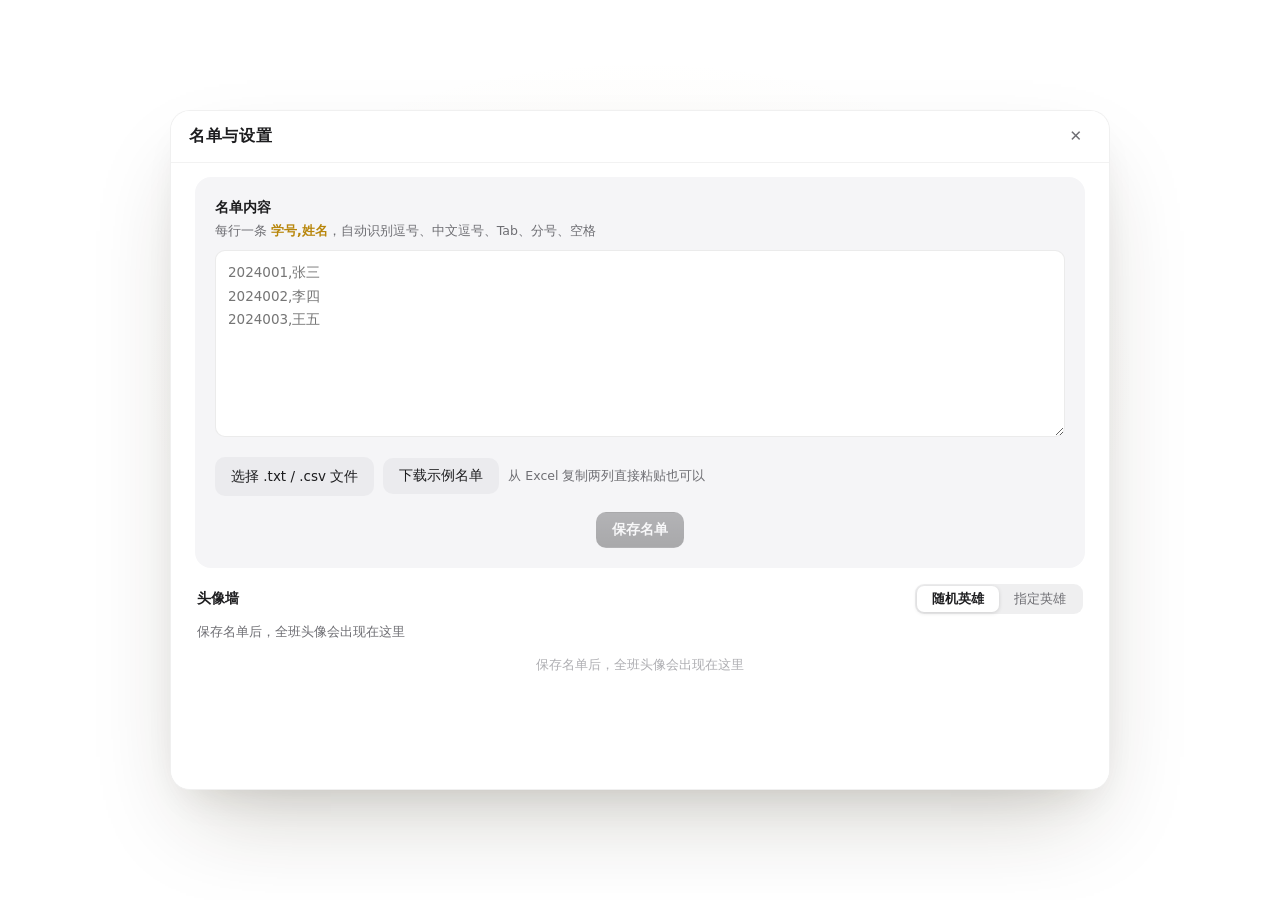
<file: index.html>
<!DOCTYPE html>
<html lang="zh-CN">
<head>
<meta charset="UTF-8">
<meta name="viewport" content="width=device-width, initial-scale=1">
<title>点名器 · 班级随机点名</title>
<meta name="description" content="纯前端班级随机点名网页：粘贴名单，单人开箱式滚动抽取，多人老虎机滚轮抽取。">
<link rel="icon" href="data:image/svg+xml,<svg xmlns='http://www.w3.org/2000/svg' viewBox='0 0 100 100'><text y='.9em' font-size='90'>🎯</text></svg>">
<link rel="stylesheet" href="css/style.css">
<link rel="stylesheet" href="css/roller-strip.css">
<link rel="stylesheet" href="css/roller-slots.css">
<link rel="stylesheet" href="css/mood.css">
</head>
<body>

<div class="app-window">

  <!-- ============ 主界面：抽号 ============ -->
  <section id="page-roll" class="page page-roll">
    <header class="topbar">
      <div class="topbar-side">
        <span class="logo gold-text">点名器</span>
        <span id="roster-summary" class="summary"></span>
      </div>
      <div class="topbar-side">
        <button type="button" id="btn-history" class="btn small">历史记录</button>
        <button type="button" id="btn-setup" class="btn small">名单与设置</button>
      </div>
    </header>

    <div class="controls">
      <div class="seg" id="mode-seg" role="group" aria-label="抽取模式">
        <button type="button" data-mode="single" class="on">单人</button>
        <button type="button" data-mode="multi">多人</button>
      </div>
      <label class="select-label" id="count-label" hidden>每次
        <select id="opt-count">
          <option value="2">2</option><option value="3">3</option>
          <option value="4">4</option><option value="5">5</option>
        </select>人
      </label>
      <label class="switch" title="开启后，点过的同学不再被抽中">
        <input type="checkbox" id="opt-norepeat">
        <span class="switch-ui"></span>不重复
      </label>
      <label class="switch" title="开关抽取音效">
        <input type="checkbox" id="opt-sound" checked>
        <span class="switch-ui"></span>音效
      </label>
      <button type="button" id="btn-reset" class="btn small">重置本轮</button>
    </div>

    <main class="roller-wrap">
      <div id="roller" class="roller" data-height="236"></div>
      <button type="button" id="btn-collapse" class="panel-close" hidden title="收起抽取面板">收起</button>
      <div id="roller-empty" class="roller-empty" hidden>
        <p>还没有名单，先去导入同学吧</p>
        <button type="button" id="btn-empty-import" class="btn small">去导入名单</button>
      </div>
      <div id="tray" class="tray"></div>
    </main>

    <footer class="dock">
      <button type="button" id="btn-roll" class="btn primary xl">开始点名</button>
    </footer>
  </section>

  <!-- ============ 名单与设置（覆盖整窗） ============ -->
  <section id="page-setup" class="page-setup" hidden>
    <header class="setup-head">
      <h2>名单与设置</h2>
      <button type="button" id="btn-setup-close" class="icon-btn" aria-label="关闭名单与设置">✕</button>
    </header>
    <div class="setup-body">
      <section class="setup-import panel">
        <div class="field">
          <label class="field-label" for="roster-text">
            名单内容
            <span class="field-hint">每行一条 <b>学号,姓名</b>，自动识别逗号、中文逗号、Tab、分号、空格</span>
          </label>
          <textarea id="roster-text" rows="7" spellcheck="false"
            placeholder="2024001,张三&#10;2024002,李四&#10;2024003,王五"></textarea>
        </div>
        <div class="btn-row">
          <label class="btn">
            选择 .txt / .csv 文件
            <input type="file" id="roster-file" accept=".txt,.csv,text/plain,text/csv" hidden>
          </label>
          <button type="button" id="btn-example" class="btn">下载示例名单</button>
          <span class="hint">从 Excel 复制两列直接粘贴也可以</span>
        </div>
        <div id="preview" class="preview" hidden>
          <p class="preview-head">
            <span id="preview-count" class="ok"></span>
            <span id="preview-errors" class="bad"></span>
          </p>
          <ul id="preview-list" class="chips"></ul>
        </div>
        <div class="btn-row center">
          <button type="button" id="btn-import" class="btn primary" disabled>保存名单</button>
        </div>
      </section>

      <section class="setup-wall">
        <div class="setup-wall-head">
          <h3>头像墙</h3>
          <div class="wall-head-right">
            <div class="seg" id="avatar-mode-seg" role="group" aria-label="头像模式">
              <button type="button" data-amode="random" class="on">随机英雄</button>
              <button type="button" data-amode="fixed">指定英雄</button>
            </div>
            <button type="button" id="btn-reshuffle" class="btn small" hidden>重新随机分配</button>
          </div>
        </div>
        <p id="wall-summary" class="wall-hint"></p>
        <div id="wall" class="wall"></div>
        <p id="wall-empty" class="wall-empty" hidden>保存名单后，全班头像会出现在这里</p>
      </section>
    </div>
  </section>

  <!-- ============ 历史记录抽屉（窗口内） ============ -->
  <div id="drawer-mask" class="drawer-mask" hidden></div>
  <aside id="history-panel" class="drawer" hidden>
    <header class="drawer-head">
      <h2>点名历史</h2>
      <button type="button" id="btn-history-clear" class="btn small">清空</button>
      <button type="button" id="btn-history-close" class="icon-btn" aria-label="关闭历史记录">✕</button>
    </header>
    <ul id="history-list" class="history-list"></ul>
    <p id="history-empty" class="drawer-empty">还没有记录，点一次名试试</p>
  </aside>

  <!-- ============ 确认对话框（窗口内） ============ -->
  <div id="modal" class="modal" hidden>
    <div class="modal-box" role="dialog" aria-modal="true" aria-labelledby="modal-title">
      <h3 id="modal-title"></h3>
      <p id="modal-body"></p>
      <div class="modal-btns">
        <button type="button" id="modal-cancel" class="btn">取消</button>
        <button type="button" id="modal-ok" class="btn primary">确定</button>
      </div>
    </div>
  </div>

  <!-- ============ 英雄选择器（指定模式：点击头像墙中的同学更换） ============ -->
  <div id="hero-picker" class="hero-picker" hidden>
    <header class="hero-picker-head">
      <h2 id="hero-picker-title">选择英雄</h2>
      <label class="btn small">
        上传自定义头像
        <input type="file" id="hero-upload" accept="image/*" hidden>
      </label>
      <button type="button" id="hero-picker-close" class="icon-btn" aria-label="关闭选择器">✕</button>
    </header>
    <p class="hero-picker-hint">点击下方任意英雄设为该同学的专属头像；也可以上传本地图片（自动裁剪压缩为 256×256）</p>
    <div id="hero-grid" class="hero-grid"></div>
  </div>

  <div id="toast" class="toast" role="status"></div>

</div><!-- /app-window -->

<!-- 全屏金色准线（单人抽取时贯穿屏幕上下，随面板展开生长） -->
<div id="screen-line" class="screen-line" hidden></div>

<canvas id="confetti" hidden></canvas>

<script src="js/avatars.js"></script>
<script src="js/roster.js"></script>
<script src="js/audio.js"></script>
<script src="js/wall.js"></script>
<script src="js/roller-strip.js"></script>
<script src="js/roller-slots.js"></script>
<script src="js/mood.js"></script>
<script src="js/history.js"></script>
<script src="js/app.js"></script>
</body>
</html>
</file>
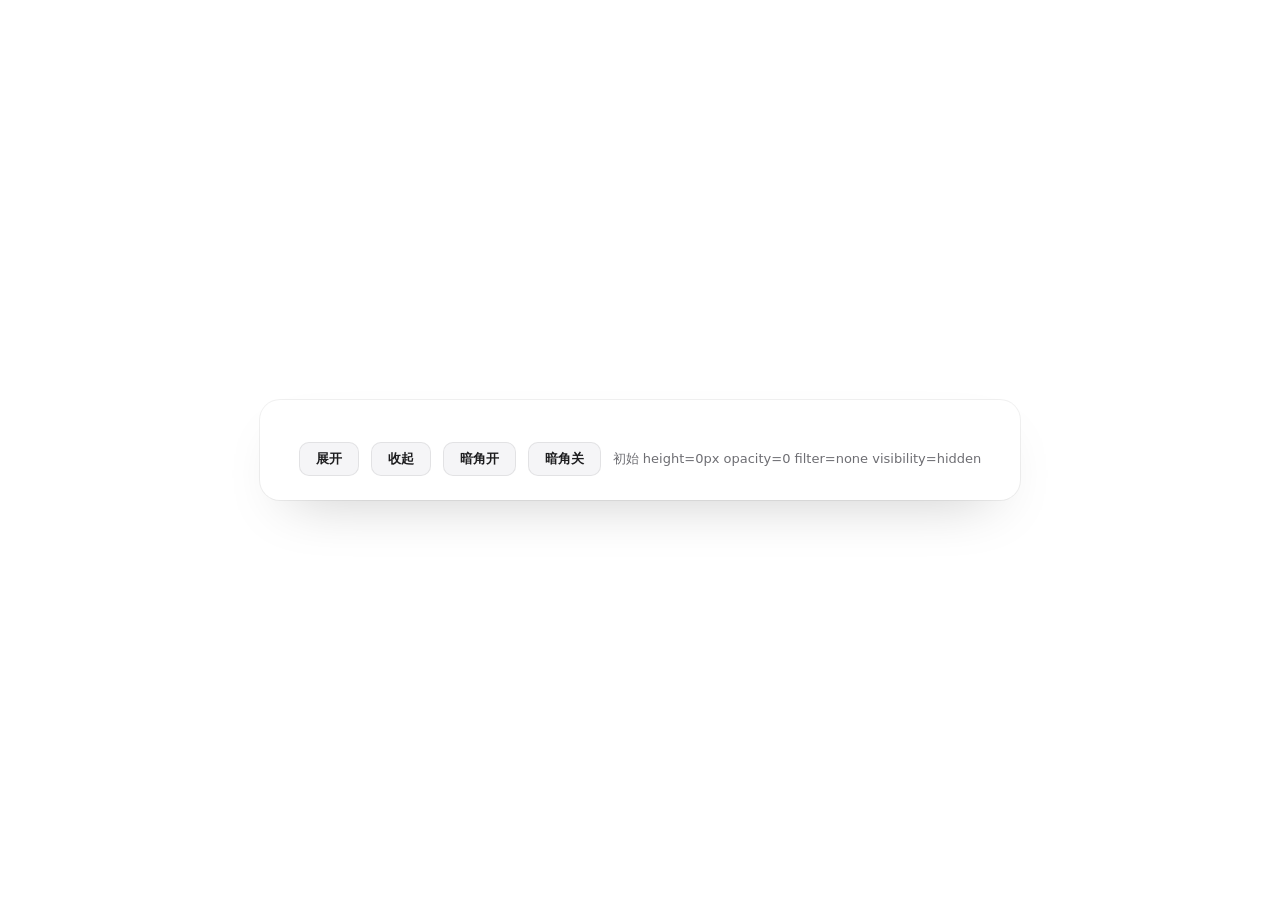
<file: tools/dev/mood-harness.html>
<!doctype html>
<html lang="zh-CN">
<head>
<meta charset="utf-8" />
<meta name="viewport" content="width=device-width, initial-scale=1" />
<title>Mood 自测页（开合动画 + 暗角氛围）</title>
<link rel="stylesheet" href="../../css/mood.css" />
<style>
  body {
    margin: 0;
    min-height: 100vh;
    display: flex;
    flex-direction: column;
    align-items: center;
    justify-content: center;
    gap: 20px;
    background: #fff;
    color: #1d1d1f;
    font-family: -apple-system, BlinkMacSystemFont, "SF Pro Text", "PingFang SC",
      "HarmonyOS Sans SC", "Microsoft YaHei", "Segoe UI", system-ui, sans-serif;
  }
  /* 模拟主程序的白色悬浮小窗：圆角 20px、柔和投影，同时是暗角的 host
     （position:relative；暗角 z-index:40、pointer-events:none，见 css/mood.css） */
  .app-window {
    width: 760px;
    box-sizing: border-box;
    padding: 24px;
    display: flex;
    flex-direction: column;
    align-items: center;
    gap: 18px;
    background: #fff;
    border-radius: 20px;
    box-shadow: 0 24px 60px -30px rgba(0, 0, 0, 0.28), 0 0 0 1px rgba(0, 0, 0, 0.06);
    position: relative;   /* 暗角 host：必须非 static */
    overflow: hidden;     /* 让暗角跟随圆角裁剪（.mood-vignette 已 inherit 圆角） */
  }
  /* 660×230 的模拟抽取面板容器：浅灰底以便看清开合。
     容器自身不带 padding（收起态 height:0 才干净），内容放进 .sim-inner */
  .sim-panel { width: 660px; border-radius: 12px; }
  .sim-inner {
    height: 230px;
    box-sizing: border-box;
    display: flex;
    flex-direction: column;
    align-items: center;
    justify-content: center;
    gap: 16px;
    background: #ececef;
    border-radius: 12px;
  }
  .sim-slots { display: flex; gap: 14px; }
  .sim-slot {
    width: 64px;
    height: 64px;
    border-radius: 14px;
    background: #fff;
    box-shadow: inset 0 0 0 1px rgba(0, 0, 0, 0.06);
  }
  .sim-line { width: 420px; height: 3px; border-radius: 2px; background: #d9a441; }
  .sim-tip { margin: 0; font-size: 12px; color: #86868b; }
  .bar { display: flex; align-items: center; gap: 12px; font-size: 13px; color: #6e6e73; }
  .bar button {
    appearance: none;
    border: 1px solid rgba(0, 0, 0, 0.08);
    background: #f5f5f7;
    color: #1d1d1f;
    border-radius: 10px;
    padding: 7px 16px;
    font-size: 13px;
    font-weight: 600;
    cursor: pointer;
  }
  .bar button:active { transform: scale(0.97); }
  #status { min-width: 320px; text-align: left; }
</style>
</head>
<body>

  <!-- 模拟小窗：暗角 host -->
  <div id="app-window" class="app-window">
    <!-- 模拟抽取面板容器：预置 .mood-panel 初始收起态 -->
    <div id="panel" class="mood-panel sim-panel" aria-label="模拟抽取面板">
      <div class="sim-inner">
        <div class="sim-slots"><span class="sim-slot"></span><span class="sim-slot"></span><span class="sim-slot"></span></div>
        <div class="sim-line"></div>
        <p class="sim-tip">模拟抽取面板（660×230，展开 / 收起由 Mood 驱动）</p>
      </div>
    </div>
    <div class="bar">
      <button id="btn-open" type="button">展开</button>
      <button id="btn-close" type="button">收起</button>
      <button id="btn-vg-on" type="button">暗角开</button>
      <button id="btn-vg-off" type="button">暗角关</button>
      <span id="status">就绪</span>
    </div>
  </div>

  <script src="../../js/mood.js"></script>
  <script>
  (function () {
    'use strict';

    var panel = document.getElementById('panel');
    var host = document.getElementById('app-window');
    var statusEl = document.getElementById('status');

    /* 每次动作 console.log 当前关键状态（computed style 快照） */
    function log(msg) {
      console.log('[mood] ' + msg);
      statusEl.textContent = msg;
    }

    function snap(el) {
      var cs = getComputedStyle(el);
      return 'height=' + cs.height + ' opacity=' + cs.opacity +
        ' filter=' + cs.filter + ' visibility=' + cs.visibility;
    }

    var H = window.__harness = {
      panel: panel,
      host: host,
      openDone: false,
      closeDone: false,
      vOnDone: false,
      vOffDone: false
    };

    H.open = function () {
      H.openDone = false;
      log('openPanel(230) 开始 ' + snap(panel));
      return window.Mood.openPanel(panel, 230).then(function () {
        H.openDone = true;
        log('openPanel(230) 完成 ' + snap(panel));
      });
    };

    H.close = function () {
      H.closeDone = false;
      log('closePanel 开始 ' + snap(panel));
      return window.Mood.closePanel(panel).then(function () {
        H.closeDone = true;
        log('closePanel 完成 ' + snap(panel));
      });
    };

    H.vOn = function () {
      H.vOnDone = false;
      log('vignetteOn 开始');
      return window.Mood.vignetteOn(host).then(function () {
        H.vOnDone = true;
        var vg = document.querySelector('.mood-vignette');
        log('vignetteOn 完成 ' + (vg ? 'opacity=' + getComputedStyle(vg).opacity : '（无覆盖层）'));
      });
    };

    H.vOff = function () {
      H.vOffDone = false;
      log('vignetteOff 开始');
      return window.Mood.vignetteOff(host).then(function () {
        H.vOffDone = true;
        log('vignetteOff 完成 ' + (document.querySelector('.mood-vignette') ? '（仍存在）' : '（DOM 已移除）'));
      });
    };

    document.getElementById('btn-open').addEventListener('click', H.open);
    document.getElementById('btn-close').addEventListener('click', H.close);
    document.getElementById('btn-vg-on').addEventListener('click', H.vOn);
    document.getElementById('btn-vg-off').addEventListener('click', H.vOff);

    log('初始 ' + snap(panel));
  })();
  </script>
</body>
</html>
</file>
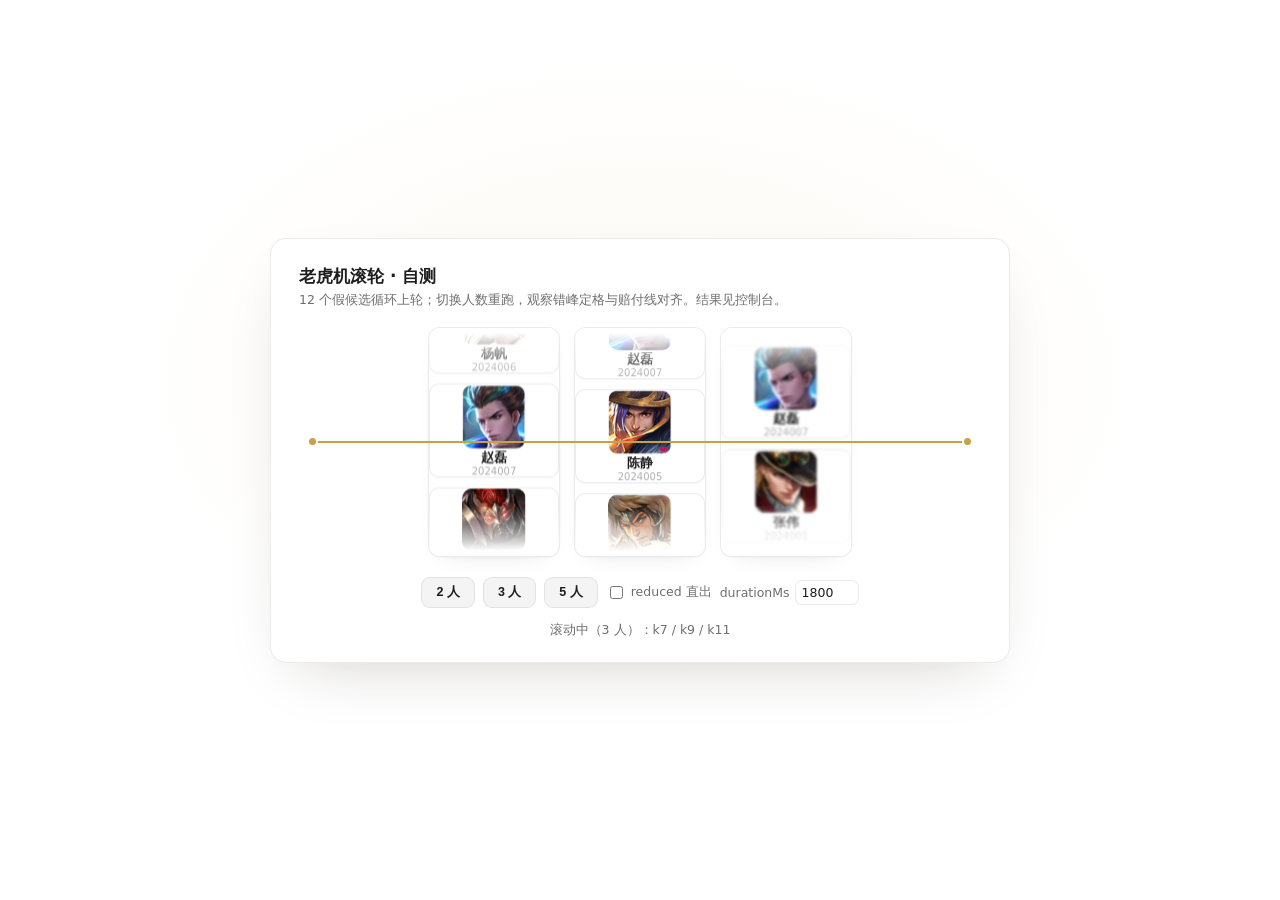
<file: tools/dev/slots-harness.html>
<!DOCTYPE html>
<html lang="zh-CN">
<head>
<meta charset="UTF-8">
<meta name="viewport" content="width=device-width, initial-scale=1">
<title>SlotRoller 自测 · 老虎机滚轮</title>
<!-- 组件样式与本页引用的组件脚本均使用相对路径，双击 file:// 直接可跑 -->
<link rel="stylesheet" href="../../css/roller-slots.css">
<style>
  /* 仅自测页使用的页面样式（组件样式全部在 roller-slots.css） */
  * { box-sizing: border-box; }
  body {
    margin: 0;
    min-height: 100vh;
    display: flex;
    align-items: center;
    justify-content: center;
    background-color: #fff;
    background-image: radial-gradient(720px 460px at 50% 42%, rgba(213, 168, 68, 0.08), transparent 70%);
    color: #1d1d1f;
    font-family: -apple-system, BlinkMacSystemFont, "SF Pro Text", "PingFang SC",
      "HarmonyOS Sans SC", "Microsoft YaHei", "Segoe UI", system-ui, sans-serif;
    font-size: 14px;
    -webkit-font-smoothing: antialiased;
  }
  .panel {
    width: 740px;
    padding: 26px 28px 22px;
    background: #fff;
    border: 1px solid rgba(0, 0, 0, 0.08);
    border-radius: 16px;
    box-shadow: 0 24px 60px -30px rgba(40, 32, 10, 0.25);
  }
  h1 { margin: 0 0 4px; font-size: 17px; }
  .desc { margin: 0 0 18px; color: #6e6e73; font-size: 12.5px; }

  /* 组件容器：典型调用尺寸 660×230 */
  .slot-box {
    position: relative;
    width: 660px;
    height: 230px;
    margin: 0 auto;
  }
  .ops {
    display: flex;
    align-items: center;
    gap: 8px;
    margin-top: 20px;
    justify-content: center;
    flex-wrap: wrap;
  }
  .ops button {
    appearance: none;
    border: 1px solid rgba(0, 0, 0, 0.08);
    background: rgba(120, 120, 128, 0.08);
    color: #1d1d1f;
    border-radius: 9px;
    padding: 6px 14px;
    font-size: 12.5px;
    font-weight: 600;
    cursor: pointer;
  }
  .ops button:hover { background: rgba(120, 120, 128, 0.14); }
  .ops label {
    display: inline-flex;
    align-items: center;
    gap: 5px;
    color: #6e6e73;
    font-size: 12.5px;
  }
  .ops input[type="number"] {
    width: 64px;
    border: 1px solid rgba(0, 0, 0, 0.08);
    border-radius: 7px;
    padding: 4px 6px;
    font: inherit;
    color: #1d1d1f;
  }
  #status {
    margin: 14px 0 0;
    text-align: center;
    color: #6e6e73;
    font-size: 12.5px;
    min-height: 18px;
  }
</style>
</head>
<body>

<main class="panel">
  <h1>老虎机滚轮 · 自测</h1>
  <p class="desc">12 个假候选循环上轮；切换人数重跑，观察错峰定格与赔付线对齐。结果见控制台。</p>

  <div id="slot" class="slot-box"></div>

  <div class="ops">
    <button type="button" data-n="2">2 人</button>
    <button type="button" data-n="3">3 人</button>
    <button type="button" data-n="5">5 人</button>
    <label><input type="checkbox" id="opt-reduced"> reduced 直出</label>
    <label>durationMs <input type="number" id="opt-dur" value="1800" min="300" step="100"></label>
  </div>

  <p id="status">正在首跑…</p>
</main>

<script src="../../js/roller-slots.js"></script>
<script>
(function () {
  'use strict';

  /* 12 个假候选：头像走仓库自带素材，数据不写进组件 */
  var NAMES = ['张伟', '李娜', '王芳', '刘洋', '陈静', '杨帆', '赵磊', '黄敏', '周杰', '吴倩', '徐强', '孙丽'];
  var ITEMS = [];
  for (var i = 1; i <= 12; i++) {
    ITEMS.push({
      key: 'k' + i,
      name: NAMES[i - 1],
      id: '2024' + ('00' + i).slice(-3),
      avatar: '../../assets/avatars/hero_' + ('00' + i).slice(-3) + '.png'
    });
  }

  var statusEl = document.getElementById('status');
  var roller = new SlotRoller(document.getElementById('slot'));
  window.__roller = roller; /* 供自动化脚本检查内部状态 */

  function shuffle(arr) {
    for (var i = arr.length - 1; i > 0; i--) {
      var j = Math.floor(Math.random() * (i + 1));
      var t = arr[i]; arr[i] = arr[j]; arr[j] = t;
    }
    return arr;
  }

  function pickWinners(n) {
    return shuffle(ITEMS.slice()).slice(0, n).map(function (s) { return s.key; });
  }

  var running = false;
  function run(n) {
    if (running) return;
    running = true;
    var winners = pickWinners(n);
    var reduced = document.getElementById('opt-reduced').checked;
    var durationMs = Number(document.getElementById('opt-dur').value) || 1800;
    statusEl.textContent = '滚动中（' + n + ' 人' + (reduced ? ' · reduced' : '') + '）：' + winners.join(' / ');
    var t0 = performance.now();

    roller.roll({
      items: ITEMS,
      winners: winners,
      reduced: reduced,
      durationMs: durationMs,
      onTick: function (reelIndex) {
        /* 高频回调：真实接入点可在此打点音效 */
      },
      onLand: function (item, index) {
        console.log('land #' + index, item.key, Math.round(performance.now() - t0) + 'ms');
      }
    }).then(function () {
      running = false;
      var ms = Math.round(performance.now() - t0);
      console.log('HARNESS OK', winners);
      window.__HARNESS = { ok: true, winners: winners, ms: ms };
      statusEl.textContent = '完成：' + winners.join(' / ') + '（' + ms + 'ms）';
    });
  }

  var btns = document.querySelectorAll('[data-n]');
  for (var b = 0; b < btns.length; b++) {
    (function (btn) {
      btn.addEventListener('click', function () {
        run(Number(btn.getAttribute('data-n')));
      });
    })(btns[b]);
  }

  run(3); /* 默认 3 人自动跑一次 */
})();
</script>
</body>
</html>
</file>
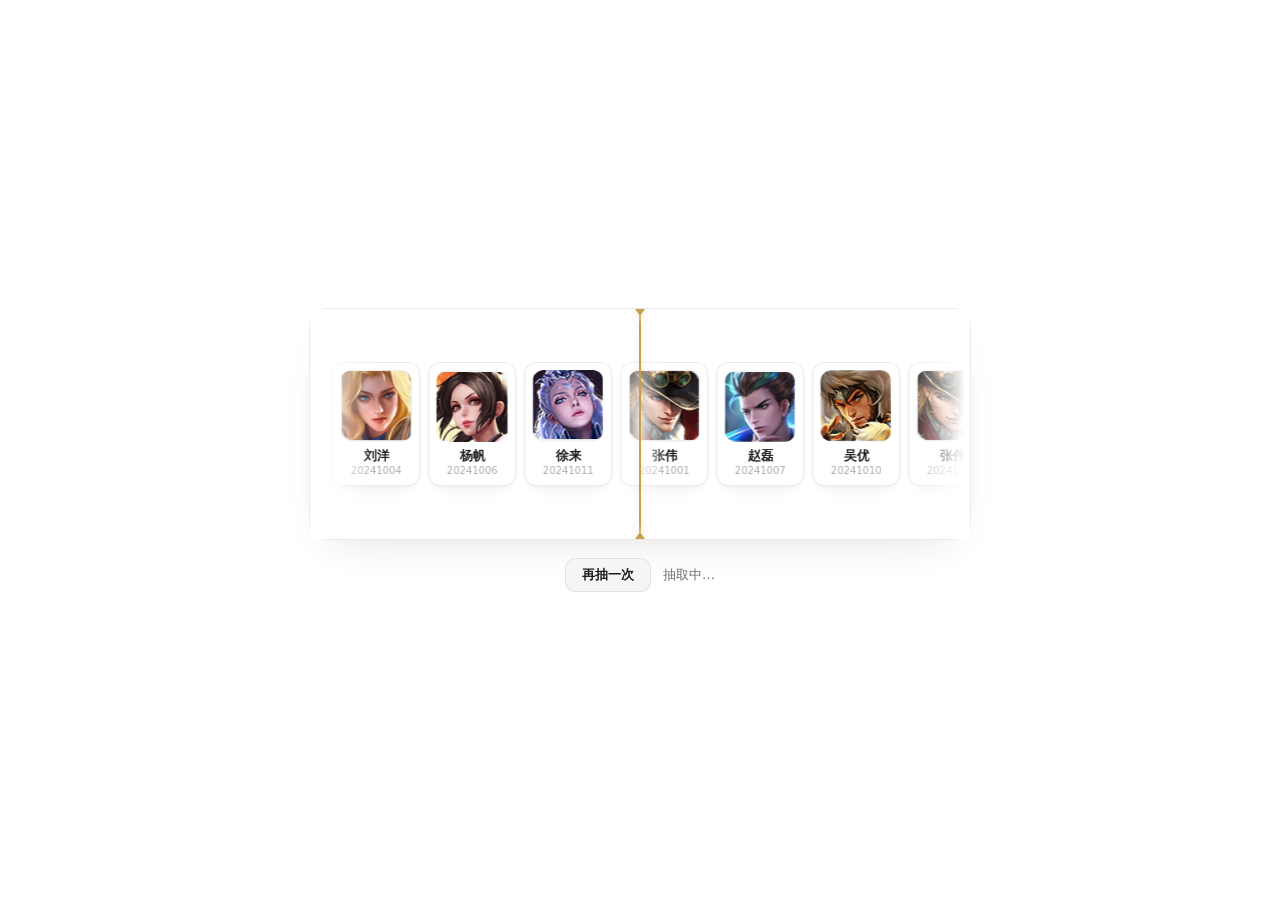
<file: tools/dev/strip-harness.html>
<!doctype html>
<html lang="zh-CN">
<head>
<meta charset="utf-8" />
<meta name="viewport" content="width=device-width, initial-scale=1" />
<title>StripRoller 自测页（CS:GO 开箱式纸带）</title>
<link rel="stylesheet" href="../../css/roller-strip.css" />
<style>
  body {
    margin: 0;
    min-height: 100vh;
    display: flex;
    flex-direction: column;
    align-items: center;
    justify-content: center;
    gap: 18px;
    background: #fff;
    color: #1d1d1f;
    font-family: -apple-system, BlinkMacSystemFont, "SF Pro Text", "PingFang SC",
      "HarmonyOS Sans SC", "Microsoft YaHei", "Segoe UI", system-ui, sans-serif;
  }
  /* 660×230 的调用方容器：白卡片 + 发丝边框，贴近主程序里的真实容器 */
  .strip-box {
    width: 660px;
    height: 230px;
    border: 1px solid rgba(0, 0, 0, 0.08);
    border-radius: 16px;
    box-shadow: 0 18px 40px -24px rgba(40, 32, 10, 0.18);
  }
  .bar { display: flex; align-items: center; gap: 12px; font-size: 13px; color: #6e6e73; }
  .bar button {
    appearance: none;
    border: 1px solid rgba(0, 0, 0, 0.08);
    background: #f5f5f7;
    color: #1d1d1f;
    border-radius: 10px;
    padding: 7px 16px;
    font-size: 13px;
    font-weight: 600;
    cursor: pointer;
  }
  .bar button:active { transform: scale(0.97); }
</style>
</head>
<body>

  <div id="strip-box" class="strip-box" aria-label="点名纸带"></div>
  <div class="bar">
    <button id="reroll" type="button">再抽一次</button>
    <span id="result">准备就绪</span>
  </div>

  <script src="../../js/roller-strip.js"></script>
  <script>
  (function () {
    'use strict';

    var box = document.getElementById('strip-box');
    var resultEl = document.getElementById('result');
    var roller = new StripRoller(box);

    /* 12 个假候选，头像用仓库里真实存在的英雄头像 */
    var NAMES = ['张伟', '王芳', '李娜', '刘洋', '陈静', '杨帆',
                 '赵磊', '黄鹂', '周杰', '吴优', '徐来', '孙悦'];
    var items = [];
    for (var i = 0; i < 12; i++) {
      var n = String(i + 1);
      items.push({
        key: 'stu-' + n,
        name: NAMES[i],
        id: '2024' + (1001 + i),
        avatar: '../../assets/avatars/hero_' + (i < 9 ? '00' : '0') + n + '.png'
      });
    }

    var runs = 0;

    function run() {
      runs++;
      var winner = items[Math.floor(Math.random() * items.length)];
      resultEl.textContent = '抽取中…';
      roller.roll({
        items: items,
        winners: [winner.key],
        reduced: false,
        onTick: function () { /* 高频回调：调用方自行节流，harness 留空 */ },
        onLand: function (item) { resultEl.textContent = '定格：' + item.name; }
      }).then(function (item) {
        resultEl.textContent = '中奖：' + item.name + '（' + item.id + '）';
        if (window.console) console.log('HARNESS OK', item.key, '第' + runs + '次');
        window.__harnessDone = true;
        window.__harnessKey = item.key;
      });
    }

    document.getElementById('reroll').addEventListener('click', function () {
      window.__harnessDone = false;
      run();
    });

    /* 页面加载后自动跑一次 */
    window.addEventListener('load', function () { setTimeout(run, 60); });

    /* 供无头浏览器自检使用 */
    window.__harness = { roller: roller, items: items, run: run };
  })();
  </script>
</body>
</html>
</file>
<file: css/style.css>
/* ==========================================================================
   点名器 · 样式
   白色桌面上一扇小悬浮窗；默认是紧凑的抽号界面，「名单与设置」打开时
   窗口舒展并覆盖整张名单管理页（含头像墙）。墨色主按钮，金色只留给
   标题文字与滚动抽取的准线/定格描金。
   ========================================================================== */

:root {
  --ink: #1d1d1f;
  --ink-2: #6e6e73;
  --ink-3: #aeaeb2;
  --hairline: rgba(0, 0, 0, 0.08);
  --hairline-soft: rgba(0, 0, 0, 0.05);
  --surface: #ffffff;
  --surface-2: #f5f5f7;
  --surface-3: #ebebed;
  --fill: rgba(120, 120, 128, 0.08);
  --fill-hover: rgba(120, 120, 128, 0.14);
  --gold-1: #f2d998;
  --gold-2: #d5a844;
  --gold-3: #b8860b;
  --danger: #e5484d;
  --ok: #34c759;
  --font-ui: -apple-system, BlinkMacSystemFont, "SF Pro Text", "PingFang SC",
    "HarmonyOS Sans SC", "Microsoft YaHei", "Segoe UI", system-ui, sans-serif;
}

* { box-sizing: border-box; }
[hidden] { display: none !important; }

html, body { margin: 0; padding: 0; }

body {
  /* 确定的高度让 .app-window 的百分比高度可解析，窗口才不会塌缩 */
  height: 100vh;
  display: flex;
  padding: clamp(14px, 3vh, 30px);
  background-color: #fff;
  background-image: radial-gradient(720px 460px at 50% 42%, rgba(213, 168, 68, 0.07), transparent 70%);
  color: var(--ink);
  font-family: var(--font-ui);
  font-size: 15px;
  line-height: 1.55;
  -webkit-font-smoothing: antialiased;
}

::selection { background: rgba(213, 168, 68, 0.28); }

button, select, textarea, input { font-family: inherit; }

textarea:focus-visible,
select:focus-visible,
button:focus-visible,
.switch input:focus-visible + .switch-ui {
  outline: 2px solid var(--gold-3);
  outline-offset: 2px;
}

/* 烫金渐变文字（logo） */
.gold-text {
  background: linear-gradient(176deg, #f0d494 4%, #d5a844 42%, #b98a25 64%, #8f6716 96%);
  -webkit-background-clip: text;
  background-clip: text;
  color: transparent;
}

/* --------------------------------------------------------------------------
   悬浮小窗（默认紧凑；打开名单与设置时舒展）
   -------------------------------------------------------------------------- */

.app-window {
  position: relative;
  width: min(800px, 100%);
  height: min(430px, 100%);
  margin: auto;
  display: flex;
  flex-direction: column;
  background: var(--surface);
  border: 1px solid rgba(0, 0, 0, 0.06);
  border-radius: 20px;
  box-shadow:
    0 44px 90px -24px rgba(40, 32, 10, 0.22),
    0 18px 40px -20px rgba(40, 32, 10, 0.14),
    inset 0 1px 0 rgba(255, 255, 255, 0.7);
  overflow: hidden;
  transition: width 0.32s cubic-bezier(0.2, 0.9, 0.25, 1), height 0.32s cubic-bezier(0.2, 0.9, 0.25, 1);
}

/* 抽取面板打开：窗口随之舒展 */
body.panel-open .app-window {
  height: min(560px, 100%);
}

body.setup-open .app-window {
  width: min(940px, 100%);
  height: min(680px, 100%);
}

.app-window > section.page-roll { flex: 1; min-height: 0; display: flex; flex-direction: column; }

/* --------------------------------------------------------------------------
   通用控件
   -------------------------------------------------------------------------- */

.btn {
  appearance: none;
  display: inline-flex;
  align-items: center;
  gap: 7px;
  border: 1px solid transparent;
  background: var(--fill);
  color: var(--ink);
  border-radius: 10px;
  padding: 8px 15px;
  font-size: 13.5px;
  font-weight: 500;
  cursor: pointer;
  transition: background 0.15s ease, transform 100ms ease-out, opacity 0.15s ease;
}
.btn:hover { background: var(--fill-hover); }
.btn:active { transform: scale(0.97); }

.btn.small { padding: 4px 11px; font-size: 12.5px; border-radius: 8px; }

/* 主按钮：墨色，安静而有分量 */
.btn.primary {
  background: linear-gradient(180deg, #3a3a3e 0%, #1d1d1f 100%);
  color: #fff;
  font-weight: 600;
  box-shadow: 0 8px 22px rgba(0, 0, 0, 0.2), inset 0 1px 0 rgba(255, 255, 255, 0.16);
}
.btn.primary:hover { background: linear-gradient(180deg, #48484d 0%, #26262a 100%); }
.btn.primary:disabled {
  opacity: 0.35;
  cursor: default;
  box-shadow: none;
  transform: none;
}

.btn.xl {
  font-size: 17px;
  padding: 13px 48px;
  border-radius: 14px;
  letter-spacing: 0.2em;
  text-indent: 0.2em;
}

.icon-btn {
  background: none;
  border: none;
  color: var(--ink-2);
  font-size: 15px;
  line-height: 1;
  cursor: pointer;
  padding: 5px 9px;
  border-radius: 8px;
  transition: background 0.15s ease, transform 100ms ease-out;
}
.icon-btn:hover { color: var(--ink); background: var(--fill); }
.icon-btn:active { transform: scale(0.94); }

.hint { color: var(--ink-2); font-size: 12.5px; }

/* 分段控件：单人 / 多人 */
.seg {
  display: inline-flex;
  background: rgba(120, 120, 128, 0.12);
  border-radius: 9px;
  padding: 2px;
}
.seg button {
  appearance: none;
  border: none;
  background: transparent;
  padding: 4px 15px;
  border-radius: 7px;
  font-size: 13px;
  color: var(--ink-2);
  cursor: pointer;
  transition: color 0.15s ease, background 0.15s ease;
}
.seg button.on {
  background: var(--surface);
  color: var(--ink);
  font-weight: 600;
  box-shadow: 0 1px 4px rgba(0, 0, 0, 0.14);
}

/* --------------------------------------------------------------------------
   主界面 · 顶栏与控制行
   -------------------------------------------------------------------------- */

.topbar {
  flex: none;
  display: flex;
  justify-content: space-between;
  align-items: center;
  flex-wrap: wrap;
  gap: 6px 12px;
  padding: 11px 16px 9px;
}
.topbar-side { display: flex; align-items: center; flex-wrap: wrap; gap: 8px 12px; }

.logo { font-size: 20px; font-weight: 700; letter-spacing: 0.1em; line-height: 1.2; }
.summary { color: var(--ink-2); font-size: 12.5px; }

.controls {
  flex: none;
  display: flex;
  align-items: center;
  flex-wrap: wrap;
  gap: 8px 14px;
  padding: 2px 16px 0;
}

.switch {
  display: inline-flex;
  align-items: center;
  gap: 6px;
  font-size: 12.5px;
  color: var(--ink-2);
  cursor: pointer;
  user-select: none;
}
.switch input { position: absolute; opacity: 0; pointer-events: none; }
.switch-ui {
  position: relative;
  flex: none;
  width: 34px;
  height: 20px;
  border-radius: 999px;
  background: rgba(120, 120, 128, 0.24);
  transition: background 0.18s ease;
}
.switch-ui::after {
  content: "";
  position: absolute;
  top: 2px;
  left: 2px;
  width: 16px;
  height: 16px;
  border-radius: 50%;
  background: #fff;
  box-shadow: 0 1px 3px rgba(0, 0, 0, 0.25);
  transition: transform 0.18s ease;
}
.switch input:checked + .switch-ui { background: #1d1d1f; }
.switch input:checked + .switch-ui::after { transform: translateX(14px); }

.select-label {
  display: inline-flex;
  align-items: center;
  gap: 5px;
  font-size: 12.5px;
  color: var(--ink-2);
}
.select-label select {
  background: var(--surface);
  color: var(--ink);
  border: 1px solid var(--hairline);
  border-radius: 7px;
  padding: 3px 6px;
}

/* --------------------------------------------------------------------------
   主界面 · 滚动抽取区
   -------------------------------------------------------------------------- */

.roller-wrap {
  position: relative;
  flex: 1;
  min-height: 0;
  display: flex;
  flex-direction: column;
  align-items: center;
  justify-content: center;
  gap: 12px;
  padding: 14px clamp(14px, 3vw, 30px) 0;
}

/* 抽取面板：初始收起（高度 0），由 Mood.openPanel 丝滑展开 */
.roller {
  position: relative;
  width: 100%;
  height: 0;
  opacity: 0;
  overflow: hidden;
  border-radius: 16px;
}

/* 面板右上角的收起按钮 */
.panel-close {
  position: absolute;
  top: 22px;
  right: clamp(16px, 3vw, 34px);
  z-index: 10;
  appearance: none;
  border: 1px solid var(--hairline-soft);
  background: rgba(255, 255, 255, 0.88);
  backdrop-filter: blur(8px);
  -webkit-backdrop-filter: blur(8px);
  color: var(--ink-2);
  border-radius: 999px;
  padding: 3px 13px;
  font-size: 12px;
  cursor: pointer;
  box-shadow: 0 2px 8px rgba(0, 0, 0, 0.07);
  transition: background 0.15s ease, transform 100ms ease-out;
}
.panel-close:hover { color: var(--ink); background: #fff; }
.panel-close:active { transform: scale(0.94); }

.roller-empty {
  display: flex;
  flex-direction: column;
  align-items: center;
  justify-content: center;
  gap: 10px;
  color: var(--ink-3);
  font-size: 13.5px;
}
.roller-empty p { margin: 0; }

/* 已揭晓名单托盘（预留高度，避免定格后版面跳动） */
.tray {
  display: flex;
  flex-wrap: wrap;
  justify-content: center;
  align-content: flex-start;
  gap: 8px;
  max-width: 100%;
}
body.panel-open .tray { min-height: 38px; }
.tray-chip {
  display: inline-flex;
  align-items: center;
  gap: 7px;
  background: var(--surface);
  border: 1px solid rgba(0, 0, 0, 0.12);
  border-radius: 999px;
  padding: 4px 13px 4px 5px;
  box-shadow: 0 3px 10px rgba(0, 0, 0, 0.1);
}
.tray-chip img { width: 26px; height: 26px; border-radius: 7px; object-fit: cover; }
.tray-chip b { font-size: 13.5px; font-weight: 600; }
.tray-chip:first-child { border-color: var(--gold-2); }

.dock {
  flex: none;
  display: flex;
  justify-content: center;
  padding: 12px 0 18px;
}

/* --------------------------------------------------------------------------
   全屏金色准线（单人抽取）：贯穿屏幕上下，压在暗角之上、彩带之下
   -------------------------------------------------------------------------- */

.screen-line {
  position: fixed;
  left: 50%;
  top: 0;
  bottom: 0;
  width: 2px;
  margin-left: -1px;
  z-index: 45;
  pointer-events: none;
  background: linear-gradient(180deg,
    rgba(201, 160, 74, 0.3),
    #c9a04a 28px,
    #c9a04a calc(100% - 28px),
    rgba(201, 160, 74, 0.3));
  box-shadow: 0 0 14px rgba(201, 160, 74, 0.4);
  transform: translateX(-50%) scaleY(0);
  transition: transform 0.5s cubic-bezier(0.2, 0.9, 0.25, 1), opacity 0.3s ease;
}
.screen-line.on { transform: translateX(-50%) scaleY(1); }

.screen-line::before,
.screen-line::after {
  content: "";
  position: absolute;
  left: 50%;
  margin-left: -5px;
  border-left: 5px solid transparent;
  border-right: 5px solid transparent;
}
.screen-line::before { top: 0; border-top: 7px solid #c9a04a; }
.screen-line::after { bottom: 0; border-bottom: 7px solid #c9a04a; }

/* 全屏准线登场时，隐藏抽取面板内部自己的准线与白色光晕（避免两条线） */
body.screen-line-on .roller .rs-line,
body.screen-line-on .roller .rs-halo { opacity: 0; }
.roller .rs-line, .roller .rs-halo { transition: opacity 0.3s ease; }

/* 中奖头像图层盖在全屏准线上方：整条纸带抬到准线之上，
   定格放大的中奖卡正好压住线身（线在卡片外的上下空隙仍然可见） */
body.screen-line-on .roller .rs-track { z-index: 46; }

/* --------------------------------------------------------------------------
   名单与设置（覆盖整窗的设置页）
   -------------------------------------------------------------------------- */

.page-setup {
  position: absolute;
  inset: 0;
  z-index: 50;
  display: flex;
  flex-direction: column;
  background: var(--surface);
  animation: setupIn 0.3s cubic-bezier(0.2, 0.9, 0.3, 1) both;
}
@keyframes setupIn {
  from { opacity: 0; transform: translateY(16px); }
}

.setup-head {
  flex: none;
  display: flex;
  align-items: center;
  justify-content: space-between;
  padding: 13px 18px;
  border-bottom: 1px solid var(--hairline-soft);
}
.setup-head h2 { margin: 0; font-size: 16px; font-weight: 700; letter-spacing: 0.04em; }

.setup-body {
  flex: 1;
  min-height: 0;
  overflow-y: auto;
  padding: 14px clamp(14px, 2.5vw, 24px) 20px;
  display: flex;
  flex-direction: column;
  gap: 14px;
}

.setup-import { flex: none; }

.panel {
  background: var(--surface-2);
  border-radius: 16px;
  padding: clamp(14px, 2.4vw, 20px);
}

.field-label { display: block; font-weight: 600; font-size: 14px; }
.field-hint { display: block; color: var(--ink-2); font-size: 12.5px; font-weight: 400; margin-top: 2px; }
.field-hint b { color: var(--gold-3); font-weight: 600; }

textarea {
  width: 100%;
  min-height: 124px;
  margin-top: 10px;
  background: var(--surface);
  color: var(--ink);
  border: 1px solid var(--hairline);
  border-radius: 10px;
  padding: 10px 12px;
  font-size: 13.5px;
  line-height: 1.75;
  resize: vertical;
}
textarea:focus { outline: none; border-color: var(--gold-2); box-shadow: 0 0 0 3px rgba(213, 168, 68, 0.22); }

.btn-row {
  display: flex;
  align-items: center;
  flex-wrap: wrap;
  gap: 9px;
  margin-top: 12px;
}
.btn-row.center { justify-content: center; margin-top: 16px; }

.preview { margin-top: 14px; border-top: 1px solid var(--hairline-soft); padding-top: 12px; }
.preview-head { margin: 0 0 2px; font-size: 13px; }
.preview-head .ok { color: var(--ok); font-weight: 600; }
.preview-head .bad { color: var(--danger); }

.chips {
  list-style: none;
  display: flex;
  flex-wrap: wrap;
  gap: 7px;
  margin: 8px 0 0;
  padding: 0;
  max-height: 120px;
  overflow-y: auto;
}
.chip {
  background: var(--surface);
  border: 1px solid var(--hairline-soft);
  border-radius: 999px;
  padding: 3px 12px;
  font-size: 12.5px;
  white-space: nowrap;
  color: var(--ink);
}
.chip b { color: var(--gold-3); font-weight: 600; margin-right: 6px; }
.chip.bad {
  background: rgba(229, 72, 77, 0.07);
  border-color: rgba(229, 72, 77, 0.35);
  color: #c63439;
  border-radius: 8px;
}

/* 头像墙（设置页内，普通文档流网格） */
.setup-wall { flex: none; }
.setup-wall-head {
  display: flex;
  align-items: center;
  justify-content: space-between;
  gap: 10px;
  margin: 2px 2px 8px;
  flex-wrap: wrap;
}
.setup-wall-head h3 { margin: 0; font-size: 14px; font-weight: 700; }
.wall-head-right { display: flex; align-items: center; gap: 8px; flex-wrap: wrap; }
.wall-hint { margin: 0 2px 10px; color: var(--ink-2); font-size: 12.5px; }

.wall {
  display: grid;
  grid-template-columns: repeat(auto-fill, minmax(84px, 1fr));
  gap: 10px;
}

.card {
  position: relative;
  display: flex;
  flex-direction: column;
  align-items: center;
  gap: 3px;
  padding: 6px 5px 7px;
  background: var(--surface-2);
  border: 1px solid rgba(0, 0, 0, 0.04);
  border-radius: 13px;
  transition: box-shadow 0.25s ease, filter 0.3s ease, opacity 0.3s ease;
}

.avatar {
  width: 100%;
  aspect-ratio: 1;
  object-fit: cover;
  border-radius: 9px;
  background: var(--surface-3);
  user-select: none;
}

.cname {
  max-width: 100%;
  overflow: hidden;
  text-overflow: ellipsis;
  white-space: nowrap;
  padding: 0 3px;
  font-size: 12.5px;
  font-weight: 600;
  line-height: 1.3;
  letter-spacing: 0.01em;
}

.cid { font-size: 10px; color: var(--ink-3); line-height: 1.2; letter-spacing: 0.03em; }

.card.enter { animation: cardIn 0.4s both; }
@keyframes cardIn {
  from { opacity: 0; transform: translateY(8px) scale(0.95); }
  to   { opacity: 1; transform: none; }
}

/* 不重复模式：已点过的同学置灰 */
.card.called { filter: grayscale(1); opacity: 0.32; }

/* 最近一轮中奖者描金 */
.card.winner {
  border-color: var(--gold-2);
  box-shadow: 0 0 0 2px var(--gold-2), 0 8px 22px rgba(181, 137, 42, 0.28);
}
.card.winner.called { filter: none; opacity: 1; }

.wall-empty { color: var(--ink-3); font-size: 13px; text-align: center; margin: 4px 0 0; }

/* 指定英雄模式：头像可点选更换 */
.wall.assign-mode .card { cursor: pointer; }
.wall.assign-mode .card:hover { border-color: var(--gold-2); }

/* --------------------------------------------------------------------------
   英雄选择器（指定英雄模式）
   -------------------------------------------------------------------------- */

.hero-picker {
  position: absolute;
  inset: 0;
  z-index: 65;
  display: flex;
  flex-direction: column;
  background: var(--surface);
  animation: modalIn 0.22s cubic-bezier(0.2, 1.1, 0.3, 1) both;
}
.hero-picker-head {
  display: flex;
  align-items: center;
  gap: 10px;
  padding: 13px 16px;
  border-bottom: 1px solid var(--hairline-soft);
}
.hero-picker-head h2 { flex: 1; margin: 0; font-size: 16px; font-weight: 700; }
.hero-picker-hint { margin: 10px 18px 0; color: var(--ink-2); font-size: 12.5px; }
.hero-grid {
  flex: 1;
  min-height: 0;
  overflow-y: auto;
  display: grid;
  grid-template-columns: repeat(auto-fill, minmax(88px, 1fr));
  gap: 10px;
  padding: 14px 18px 24px;
}
.hero-cell {
  appearance: none;
  border: 1px solid var(--hairline-soft);
  background: var(--surface-2);
  border-radius: 10px;
  padding: 5px;
  cursor: pointer;
  transition: transform 100ms ease-out, border-color 0.15s ease, box-shadow 0.15s ease;
}
.hero-cell:hover { border-color: var(--gold-2); transform: translateY(-1px); }
.hero-cell:active { transform: scale(0.96); }
.hero-cell.on { border-color: var(--gold-2); box-shadow: 0 0 0 2px var(--gold-2); }
.hero-cell img {
  width: 100%;
  aspect-ratio: 1;
  object-fit: cover;
  border-radius: 8px;
  display: block;
  background: var(--surface-3);
}

/* --------------------------------------------------------------------------
   历史记录抽屉
   -------------------------------------------------------------------------- */

.drawer-mask { position: absolute; inset: 0; z-index: 55; background: rgba(0, 0, 0, 0.22); }

.drawer {
  position: absolute;
  top: 0;
  right: 0;
  bottom: 0;
  z-index: 60;
  width: min(340px, 92%);
  display: flex;
  flex-direction: column;
  background: var(--surface);
  border-left: 1px solid var(--hairline-soft);
  box-shadow: -20px 0 60px rgba(0, 0, 0, 0.12);
  animation: drawerIn 0.26s ease both;
}
@keyframes drawerIn { from { transform: translateX(30px); opacity: 0; } }

.drawer-head {
  display: flex;
  align-items: center;
  gap: 8px;
  padding: 13px 16px;
  border-bottom: 1px solid var(--hairline-soft);
}
.drawer-head h2 {
  flex: 1;
  margin: 0;
  font-size: 16px;
  font-weight: 700;
  letter-spacing: 0.04em;
}

.history-list {
  flex: 1;
  overflow-y: auto;
  list-style: none;
  margin: 0;
  padding: 4px 0;
}
.history-list li {
  display: flex;
  gap: 12px;
  padding: 9px 16px;
  border-bottom: 1px solid var(--hairline-soft);
  font-size: 13.5px;
  line-height: 1.5;
}
.history-list time { flex: none; padding-top: 2px; color: var(--ink-3); font-size: 12px; }

.drawer-empty { margin: auto; color: var(--ink-3); font-size: 13.5px; }

/* --------------------------------------------------------------------------
   对话框 / 提示 / 彩带
   -------------------------------------------------------------------------- */

.modal {
  position: absolute;
  inset: 0;
  z-index: 70;
  display: flex;
  align-items: center;
  justify-content: center;
  padding: 20px;
  background: rgba(0, 0, 0, 0.28);
}
.modal-box {
  width: 100%;
  max-width: 380px;
  background: var(--surface);
  border-radius: 16px;
  padding: 20px;
  box-shadow: 0 24px 70px rgba(0, 0, 0, 0.28);
  animation: modalIn 0.22s cubic-bezier(0.2, 1.1, 0.3, 1) both;
}
@keyframes modalIn { from { opacity: 0; transform: scale(0.94); } }
.modal-box h3 { margin: 0 0 6px; font-size: 16px; }
.modal-box p { margin: 0 0 16px; color: var(--ink-2); font-size: 13.5px; }
.modal-btns { display: flex; justify-content: flex-end; gap: 9px; }

.toast {
  position: absolute;
  left: 50%;
  bottom: 84px;
  z-index: 80;
  transform: translateX(-50%) translateY(8px);
  background: rgba(250, 250, 250, 0.88);
  backdrop-filter: blur(16px);
  -webkit-backdrop-filter: blur(16px);
  border: 1px solid var(--hairline-soft);
  border-radius: 999px;
  padding: 8px 17px;
  font-size: 13px;
  color: var(--ink);
  opacity: 0;
  pointer-events: none;
  box-shadow: 0 10px 30px rgba(0, 0, 0, 0.14);
  transition: opacity 0.25s ease, transform 0.25s ease;
  white-space: nowrap;
}
.toast.show { opacity: 1; transform: translateX(-50%); }

#confetti {
  position: fixed;
  inset: 0;
  z-index: 90;
  width: 100%;
  height: 100%;
  pointer-events: none;
}

/* --------------------------------------------------------------------------
   滚动条 / 响应式 / 系统偏好
   -------------------------------------------------------------------------- */

.wall::-webkit-scrollbar, .history-list::-webkit-scrollbar, .chips::-webkit-scrollbar, .setup-body::-webkit-scrollbar, textarea::-webkit-scrollbar { width: 8px; }
.wall::-webkit-scrollbar-thumb, .history-list::-webkit-scrollbar-thumb, .chips::-webkit-scrollbar-thumb, .setup-body::-webkit-scrollbar-thumb, textarea::-webkit-scrollbar-thumb {
  background: rgba(0, 0, 0, 0.14);
  border-radius: 4px;
}

@media (max-width: 680px) {
  body { padding: 10px; }
  .app-window, body.panel-open .app-window, body.setup-open .app-window { border-radius: 16px; }
  .btn.xl { font-size: 15px; padding: 11px 36px; }
  .roller-empty { gap: 8px; }
}

@media (prefers-reduced-transparency: reduce) {
  .toast { background: #fff; backdrop-filter: none; -webkit-backdrop-filter: none; }
}

@media (prefers-reduced-motion: reduce) {
  *, *::before, *::after {
    animation-duration: 0.01ms !important;
    animation-iteration-count: 1 !important;
    transition-duration: 0.01ms !important;
  }
}
</file>
<file: css/roller-strip.css>
/* ==========================================================================
   StripRoller · CS:GO 开箱式横向滚动抽取组件样式（配套 js/roller-strip.js）
   结构：.rs-root（填满调用方容器）
     ├─ .rs-track   纸带（JS 每帧只改它的 transform / filter / opacity）
     ├─ .rs-halo    准线后的白色光晕（垫层，让金线像浮在纸带上）
     ├─ .rs-fade    左右白色渐隐遮罩（条目从雾里流出、消失在雾里）
     └─ .rs-line    金色准线（2px，上下两端小三角）
   注意：.rs-cell 宽度 96px 是对齐精度的前提，勿加边距/边框。
   ========================================================================== */

.rs-root,
.rs-root * { box-sizing: border-box; }

.rs-root {
  position: relative;
  width: 100%;
  height: 100%;
  overflow: hidden;
  font-family: -apple-system, BlinkMacSystemFont, "SF Pro Text", "PingFang SC",
    "HarmonyOS Sans SC", "Microsoft YaHei", "Segoe UI", system-ui, sans-serif;
  -webkit-font-smoothing: antialiased;
  user-select: none;
  -webkit-user-select: none;
}

/* --------------------------------------------------------------------------
   纸带：等宽格子依次排列，JS 只动这一层的 transform
   -------------------------------------------------------------------------- */

.rs-track {
  position: absolute;
  left: 0;
  top: 0;
  height: 100%;
  display: flex;
  align-items: stretch;
  will-change: transform;
  contain: layout style;
}

/* 单格 96px：格子本身不带任何边距，保证边界间距恒定、tick 计数均匀 */
.rs-cell {
  position: relative;
  flex: 0 0 96px;
  width: 96px;
  display: flex;
  align-items: center;
  justify-content: center;
}

.rs-item {
  width: 88px;
  padding: 7px 4px 8px;
  display: flex;
  flex-direction: column;
  align-items: center;
  background: #fff;
  border: 1px solid rgba(0, 0, 0, 0.08);
  border-radius: 12px;
  box-shadow: 0 1px 2px rgba(0, 0, 0, 0.04), 0 8px 18px -10px rgba(0, 0, 0, 0.12);
  transition: opacity 200ms ease,
    transform 200ms cubic-bezier(0.34, 1.35, 0.5, 1),
    box-shadow 200ms ease,
    border-color 200ms ease,
    filter 240ms ease;
}

.rs-avatar {
  width: 72px;
  height: 72px;
  border-radius: 12px;
  object-fit: cover;
  display: block;
  background: #f5f5f7;
  pointer-events: none;
}

.rs-name {
  margin-top: 6px;
  max-width: 80px;
  font-size: 12.5px;
  font-weight: 700;
  color: #1d1d1f;
  line-height: 1.25;
  white-space: nowrap;
  overflow: hidden;
  text-overflow: ellipsis;
}

.rs-id {
  margin-top: 1px;
  font-size: 10px;
  color: #aeaeb2;
  line-height: 1.3;
}

/* --------------------------------------------------------------------------
   定格态：中项头像丝滑放大 1.12 + 金环呼吸一次，其余可见项压暗
   （.rs-dimmed 加在 .rs-root 上，由 JS 在落地瞬间切换）
   -------------------------------------------------------------------------- */

.rs-dimmed .rs-cell:not(.rs-win) .rs-item { opacity: 0.45; }

/* 全屏准线收回后（body 无 screen-line-on）：内部准线沉到纸带图层后方，
   中奖头像盖在准线上方；压暗同时改用滤镜，半透明卡片不再透出线身 */
body:not(.screen-line-on) .roller .rs-root.rs-dimmed { isolation: isolate; }
body:not(.screen-line-on) .roller .rs-root.rs-dimmed .rs-line {
  z-index: -1;
  box-shadow: none;
}
body:not(.screen-line-on) .roller .rs-root.rs-dimmed .rs-halo { opacity: 0; }
body:not(.screen-line-on) .roller .rs-dimmed .rs-cell:not(.rs-win) .rs-item {
  opacity: 1;
  filter: grayscale(0.85) brightness(0.8);
}

.rs-cell.rs-win { z-index: 2; }

.rs-cell.rs-win .rs-item {
  opacity: 1;
  transform: scale(1.12);
  border-color: #c9a04a;
  box-shadow: 0 0 0 2px #c9a04a, 0 10px 26px -10px rgba(201, 160, 74, 0.6);
  /* transform 走 .rs-item 既有过渡（带轻微回弹），金环由关键帧呼吸一次 */
  animation: rsRingBreathe 900ms ease-out;
}

@keyframes rsRingBreathe {
  0% {
    box-shadow: 0 0 0 2px rgba(201, 160, 74, 0.9), 0 0 0 0 rgba(201, 160, 74, 0.35),
      0 10px 26px -10px rgba(201, 160, 74, 0.6);
  }
  45% {
    box-shadow: 0 0 0 2px #c9a04a, 0 0 0 10px rgba(201, 160, 74, 0),
      0 14px 34px -10px rgba(201, 160, 74, 0.72);
  }
  100% {
    box-shadow: 0 0 0 2px #c9a04a, 0 0 0 0 rgba(201, 160, 74, 0),
      0 10px 26px -10px rgba(201, 160, 74, 0.6);
  }
}

/* --------------------------------------------------------------------------
   准线与光晕、两端渐隐
   -------------------------------------------------------------------------- */

/* 极淡的白色光晕：垫在准线后面，隔开下方流动的条目 */
.rs-halo {
  position: absolute;
  left: 50%;
  top: 0;
  bottom: 0;
  width: 56px;
  transform: translateX(-50%);
  background: radial-gradient(closest-side, rgba(255, 255, 255, 0.92), rgba(255, 255, 255, 0));
  pointer-events: none;
  z-index: 2;
}

/* 金色准线：贯穿全高，两端略淡，由小三角收头 */
.rs-line {
  position: absolute;
  left: 50%;
  top: 0;
  bottom: 0;
  width: 2px;
  margin-left: -1px;
  background: linear-gradient(180deg,
    rgba(201, 160, 74, 0.5),
    #c9a04a 16px,
    #c9a04a calc(100% - 16px),
    rgba(201, 160, 74, 0.5));
  box-shadow: 0 0 8px rgba(201, 160, 74, 0.28);
  pointer-events: none;
  z-index: 4;
}

.rs-line::before,
.rs-line::after {
  content: '';
  position: absolute;
  left: 50%;
  margin-left: -5px;
  border-left: 5px solid transparent;
  border-right: 5px solid transparent;
}

/* 上端：朝下的小三角 */
.rs-line::before {
  top: 0;
  border-top: 7px solid #c9a04a;
}

/* 下端：朝上的小三角 */
.rs-line::after {
  bottom: 0;
  border-bottom: 7px solid #c9a04a;
}

/* 左右白色渐隐：条目像从雾里流出来、消失在雾里 */
.rs-fade {
  position: absolute;
  top: 0;
  bottom: 0;
  width: 64px;
  pointer-events: none;
  z-index: 3;
}

.rs-fade-l {
  left: 0;
  background: linear-gradient(90deg, #fff 8%, rgba(255, 255, 255, 0));
}

.rs-fade-r {
  right: 0;
  background: linear-gradient(270deg, #fff 8%, rgba(255, 255, 255, 0));
}
</file>
<file: css/roller-slots.css>
/* ==========================================================================
   老虎机滚轮抽取组件（SlotRoller）· 样式
   配合 js/roller-slots.js 使用，所有类名带 sr- 前缀，不污染主样式。
   视觉跟随主程序浅色苹果风：白底白卡、发丝边框、金色赔付线。
   动画只动 transform / opacity / filter；blur 只加在滚轮内容层。
   ========================================================================== */

.sr-root {
  position: absolute;
  top: 0;
  right: 0;
  bottom: 0;
  left: 0;
  display: flex;
  font-family: -apple-system, BlinkMacSystemFont, "SF Pro Text", "PingFang SC",
    "HarmonyOS Sans SC", "Microsoft YaHei", "Segoe UI", system-ui, sans-serif;
  -webkit-user-select: none;
  user-select: none;
  /* reduced 模式整块淡入用；平时 opacity 恒为 1，无副作用 */
  transition: opacity 0.26s ease;
}

.sr-root.sr-enter { opacity: 0; }

/* 舞台：滚轮排 + 横贯其上的赔付线 */
.sr-stage {
  position: relative;
  flex: 1;
  min-width: 0;
  display: flex;
}

.sr-reels {
  flex: 1;
  min-width: 0;
  display: flex;
  justify-content: center;
  gap: 14px;
}

/* 单个滚轮：白底、发丝边框、圆角，内容溢出隐藏，高度撑满容器 */
.sr-reel {
  position: relative;
  flex: 1 1 0;
  min-width: 76px;
  max-width: 132px;
  overflow: hidden;
  background: #fff;
  border: 1px solid rgba(0, 0, 0, 0.08);
  border-radius: 12px;
  box-shadow: 0 1px 2px rgba(0, 0, 0, 0.04), 0 10px 24px -18px rgba(0, 0, 0, 0.18);
}

/* 滚轮内容层：条目竖排；滚动时只改 transform / filter */
.sr-strip {
  display: flex;
  flex-direction: column;
  gap: 10px;
  will-change: transform;
}

/* 条目：头像 + 姓名 + 学号；高 94px 固定（含边框），节距由 JS 实测 */
.sr-cell {
  flex: 0 0 auto;
  height: 94px;
  box-sizing: border-box;
  display: flex;
  flex-direction: column;
  align-items: center;
  padding: 0 8px;
  background: #fff;
  border: 1px solid rgba(0, 0, 0, 0.08);
  border-radius: 10px;
  box-shadow: 0 1px 2px rgba(0, 0, 0, 0.03);
  transition: transform 0.16s ease-out, box-shadow 0.16s ease-out,
    border-color 0.16s ease-out, opacity 0.24s ease;
}

.sr-avatar {
  width: 64px;
  height: 64px;
  border-radius: 10px;
  object-fit: cover;
  background: #f5f5f7;
}

.sr-name {
  margin-top: 2px;
  max-width: 100%;
  font-size: 12.5px;
  line-height: 14px;
  font-weight: 700;
  color: #1d1d1f;
  white-space: nowrap;
  overflow: hidden;
  text-overflow: ellipsis;
}

.sr-sid {
  margin-top: 1px;
  font-size: 10px;
  line-height: 11px;
  color: #aeaeb2;
}

/* 定格：中项头像丝滑放大 1.12（back-out 回弹）+ 金环呼吸一次；z-index 抬升压住相邻格 */
.sr-cell.sr-win {
  border-color: #c9a04a;
  box-shadow: 0 0 0 1px #c9a04a, 0 10px 22px -12px rgba(201, 160, 74, 0.6);
  transform: scale(1.12);
  z-index: 2;
  position: relative;
  transition: transform 420ms cubic-bezier(0.34, 1.56, 0.64, 1),
    box-shadow 0.16s ease-out, border-color 0.16s ease-out, opacity 0.24s ease;
  animation: srRingBreathe 900ms ease-out;
}

@keyframes srRingBreathe {
  0% {
    box-shadow: 0 0 0 1px rgba(201, 160, 74, 0.9), 0 0 0 0 rgba(201, 160, 74, 0.35),
      0 10px 22px -12px rgba(201, 160, 74, 0.6);
  }
  45% {
    box-shadow: 0 0 0 1px #c9a04a, 0 0 0 9px rgba(201, 160, 74, 0),
      0 14px 30px -12px rgba(201, 160, 74, 0.72);
  }
  100% {
    box-shadow: 0 0 0 1px #c9a04a, 0 0 0 0 rgba(201, 160, 74, 0),
      0 10px 22px -12px rgba(201, 160, 74, 0.6);
  }
}

/* 全部定格后压暗非中奖项 */
.sr-strip.sr-dim .sr-cell:not(.sr-win) { opacity: 0.45; }

/* 滚轮上下白色渐隐遮罩：条目从雾里滚入 / 滚出（不加 blur） */
.sr-fade {
  position: absolute;
  left: 0;
  right: 0;
  height: 22%;
  min-height: 30px;
  pointer-events: none;
  z-index: 2;
}

.sr-fade-top { top: 0; background: linear-gradient(180deg, #fff 10%, rgba(255, 255, 255, 0)); }

.sr-fade-bottom { bottom: 0; background: linear-gradient(0deg, #fff 10%, rgba(255, 255, 255, 0)); }

/* 赔付线：金色 2px 横贯所有滚轮垂直中央，两端各一枚小圆点 */
.sr-payline {
  position: absolute;
  left: 2px;
  right: 2px;
  top: 50%;
  height: 2px;
  margin-top: -1px;
  border-radius: 1px;
  background: #c9a04a;
  pointer-events: none;
  z-index: 4;
}

.sr-payline::before,
.sr-payline::after {
  content: '';
  position: absolute;
  top: 50%;
  width: 7px;
  height: 7px;
  margin-top: -3.5px;
  border-radius: 50%;
  background: #c9a04a;
  box-shadow: 0 0 0 2px #fff;
}

.sr-payline::before { left: -3px; }

.sr-payline::after { right: -3px; }
</file>
<file: css/mood.css>
/* ==========================================================================
   开合动画 + 暗角氛围组件（Mood）· 样式
   配合 js/mood.js 使用，所有类名带 mood- 前缀，不污染主样式。

   .mood-panel        面板容器的「初始收起态」兜底：主程序给容器预置此类，
                      首帧即为收起样子；Mood.openPanel / closePanel 一旦调用，
                      组件全以内联样式接管。注意：容器自身不要带 padding /
                      border（height:0 时会残留占位），内边距放进内层包裹元素。
   .mood-vignette     暗角覆盖层：由 JS 创建挂在 host 内，z-index 写死 40，
                      pointer-events:none 不挡点击，border-radius:inherit
                      自动跟随 host 圆角。
   ========================================================================== */

/* 面板容器初始收起态（transform / 其余参数位与 js/mood.js 的收起终态一致） */
.mood-panel {
  height: 0;
  opacity: 0;
  overflow: hidden;
  visibility: hidden;
  pointer-events: none;
  transform: translateY(-10px);
  /* 不写 transition：面板动画由 JS rAF 逐帧驱动，CSS 过渡会打架 */
}

/* 暗角覆盖层：inset:0 铺满 host，淡入默认 350ms（淡出 400ms 由 JS 内联改写） */
.mood-vignette {
  position: absolute;
  top: 0;
  right: 0;
  bottom: 0;
  left: 0;
  z-index: 40;            /* 写死：暗角压在面板内容之上，营造沉浸氛围 */
  overflow: hidden;
  pointer-events: none;   /* 纯氛围层，不拦截任何交互 */
  border-radius: inherit; /* 跟随 host 的圆角（host 无圆角时为 0，无副作用） */
  opacity: 0;
  transition: opacity 0.35s ease;
}

/* 第一层：径向暗角 —— 中心约 55% 完全透明，向屏幕四角加深到 rgba(8,10,18,0.55)。
   挂在 body 上时即「从全屏四角压进来」的效果：小窗居于中心的透明区，四角最深 */
.mood-vignette-radial {
  position: absolute;
  top: 0;
  right: 0;
  bottom: 0;
  left: 0;
  background: radial-gradient(ellipse at 50% 50%,
    rgba(8, 10, 18, 0) 0%,
    rgba(8, 10, 18, 0) 55%,
    rgba(8, 10, 18, 0.55) 100%);
}

/* 第二层：线性「电影感」—— 上下两条压暗带（比四角稍浅） */
.mood-vignette-film {
  position: absolute;
  top: 0;
  right: 0;
  bottom: 0;
  left: 0;
  background: linear-gradient(180deg,
    rgba(8, 10, 18, 0.28) 0%,
    rgba(8, 10, 18, 0) 30%,
    rgba(8, 10, 18, 0) 70%,
    rgba(8, 10, 18, 0.28) 100%);
}

/* 系统开启「减少动态效果」时：CSS 侧关掉过渡（JS 侧同样会跳过动画直接置终态） */
@media (prefers-reduced-motion: reduce) {
  .mood-vignette { transition: none; }
}
</file>
